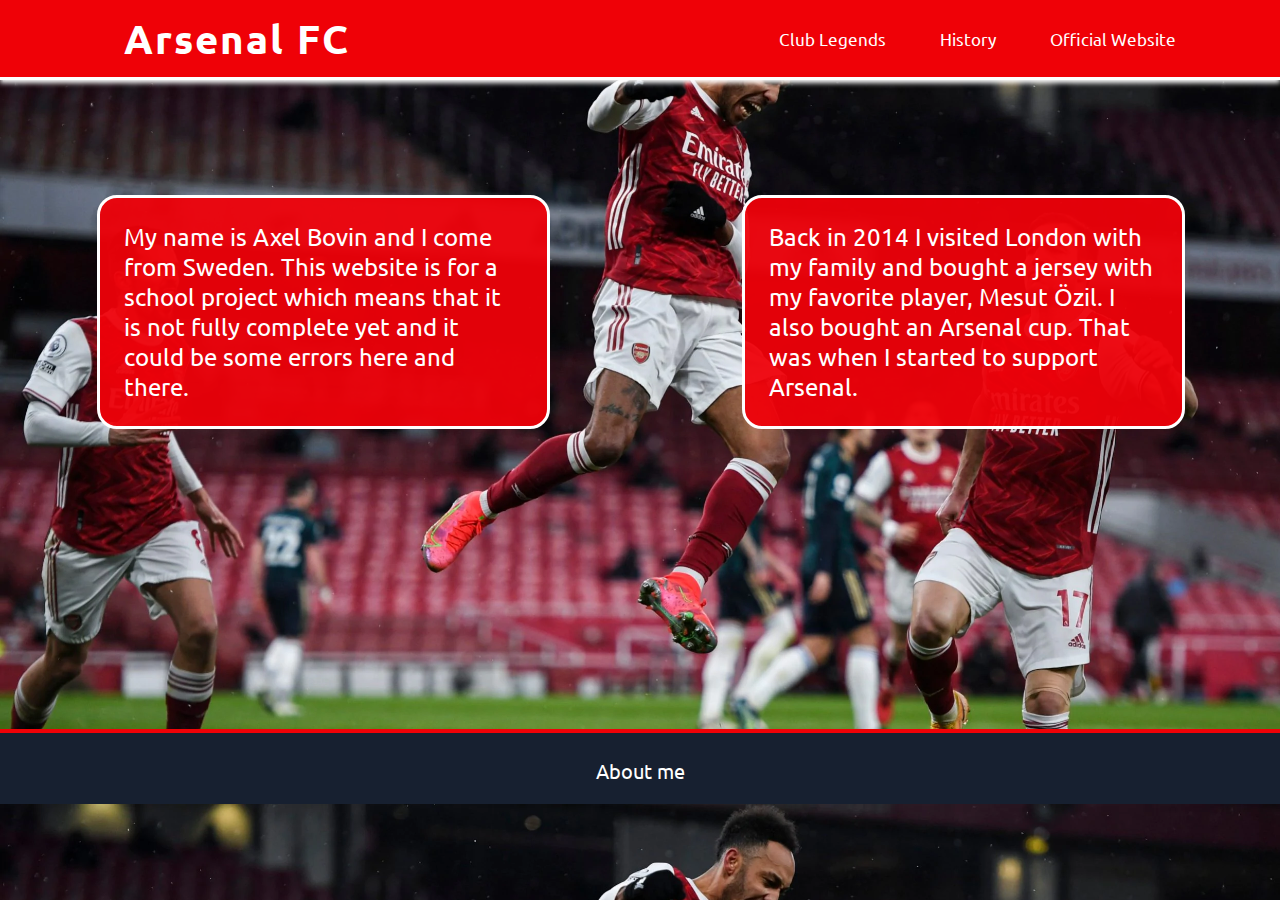
<file: about/about.html>
<!DOCTYPE html>
<html lang="en">
  <head>
    <meta charset="UTF-8" />
    <meta http-equiv="X-UA-Compatible" content="IE=edge" />
    <meta name="viewport" content="width=device-width, initial-scale=1.0" />

    <title>Arsenal FC - Fanpage</title>

    <link rel="stylesheet" href="styles/style4.css" />
    <link rel="stylesheet" href="styles/reset4.css" />
    <link rel="preconnect" href="https://fonts.gstatic.com" />
    <link
      href="https://fonts.googleapis.com/css2?family=Ubuntu:wght@300;400;500;700&display=swap"
      rel="stylesheet"
    />
    <link rel="icon" href="/styles/pictures/arsenal-fc-logo.png" />
  </head>
  <body>
    <nav class="nav1">
      <div class="logo"><a href="/index.html">Arsenal FC</a></div>
      <ul class="menu">
        <li><a href="/club_legends/legends.html">Club Legends</a></li>
        <li><a href="/history/history.html">History</a></li>
        <li>
          <a href="https://www.arsenal.com/" target="_blank"
            >Official Website</a
          >
        </li>
        <li></li>
      </ul>
    </nav>
    <section>
      <div class="card">
        <p>
          My name is Axel Bovin and I come from Sweden. This website is for a
          school project which means that it is not fully complete yet and it
          could be some errors here and there.
        </p>
      </div>
      <div class="card">
        <p>
          Back in 2014 I visited London with my family and bought a jersey with
          my favorite player, Mesut Özil. I also bought an Arsenal cup. That was
          when I started to support Arsenal.
        </p>
      </div>
    </section>
    <nav class="nav2">
      <div class="foot">
        <a href="/about/about.html">About me</a>
      </div>
    </nav>
  </body>
</html>
</file>
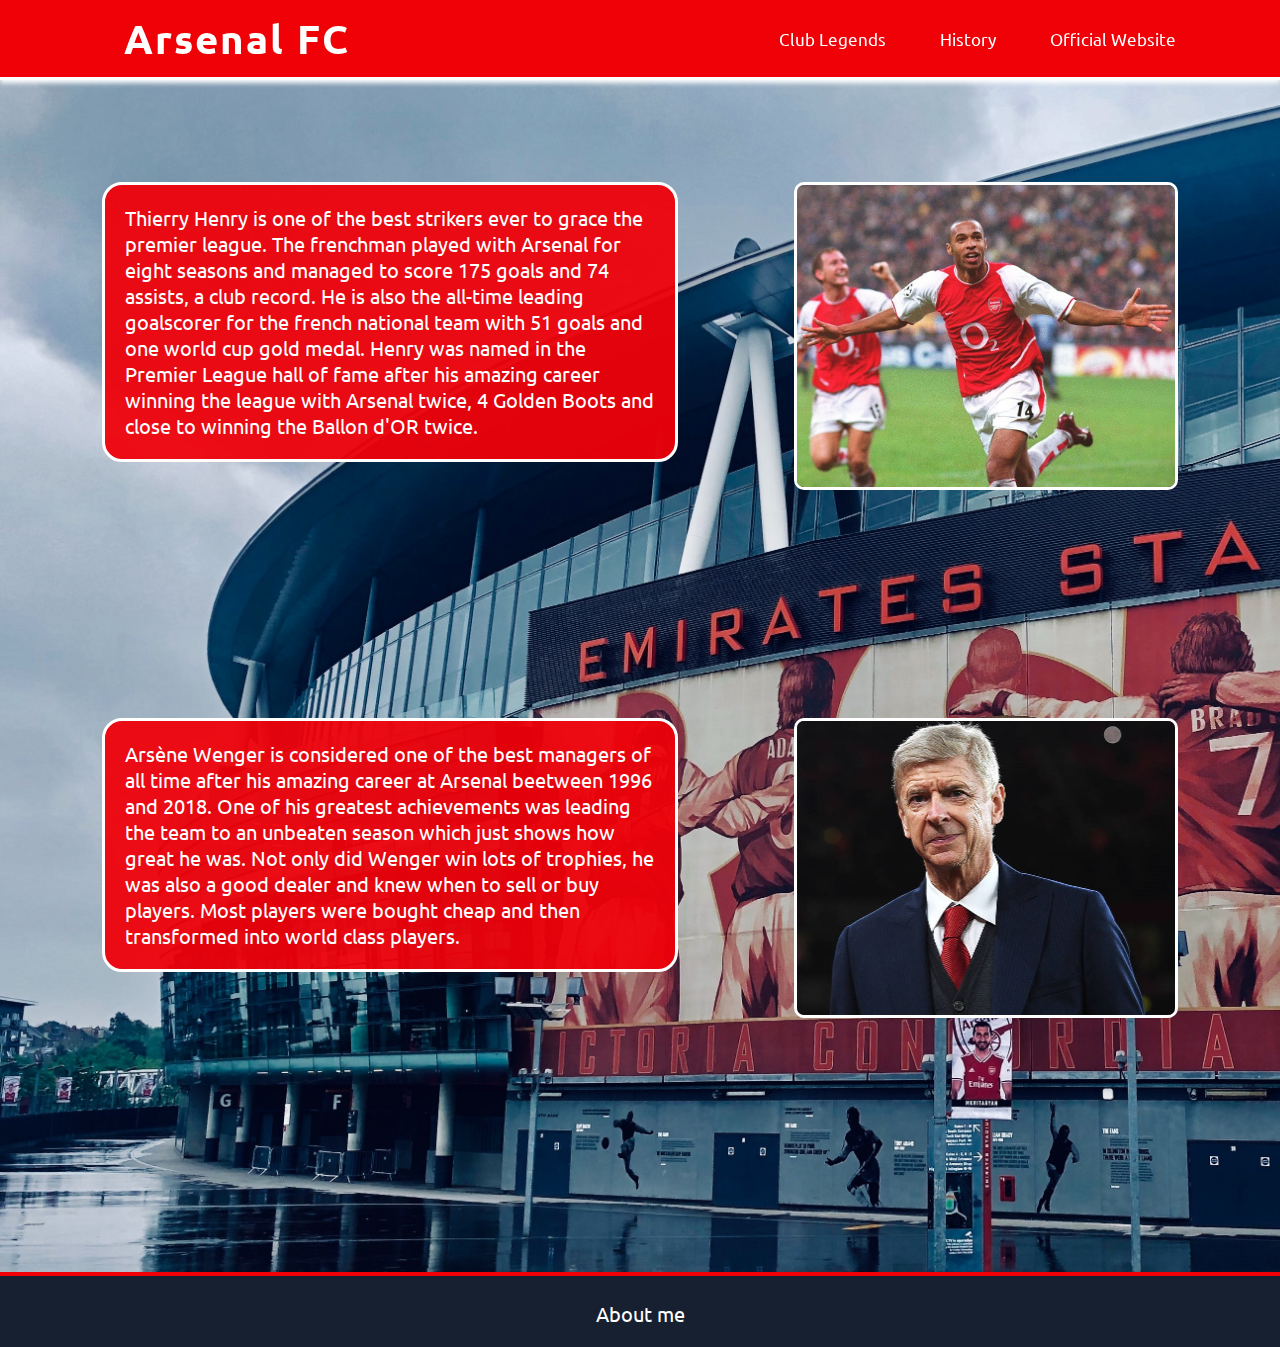
<file: club_legends/legends.html>
<!DOCTYPE html>
<html lang="en">
  <head>
    <meta charset="UTF-8" />
    <meta http-equiv="X-UA-Compatible" content="IE=edge" />
    <meta name="viewport" content="width=device-width, initial-scale=1.0" />

    <title>Arsenal FC - Fanpage</title>

    <link rel="stylesheet" href="style/style2.css" />
    <link rel="stylesheet" href="style/reset2.css" />
    <link rel="preconnect" href="https://fonts.gstatic.com" />
    <link
      href="https://fonts.googleapis.com/css2?family=Ubuntu:wght@300;400;500;700&display=swap"
      rel="stylesheet"
    />
    <link rel="icon" href="/club_legends/pictures/arsenal-fc-logo.png" />
  </head>
  <body>
    <nav class="nav1">
      <div class="logo"><a href="/index.html">Arsenal FC</a></div>
      <ul class="menu">
        <li><a href="club_legends/legends.html">Club Legends</a></li>
        <li><a href="/history/history.html">History</a></li>
        <li>
          <a href="https://www.arsenal.com/" target="_blank"
            >Official Website</a
          >
        </li>
        <li></li>
      </ul>
    </nav>
    <section>
      <img class="henry" src="/club_legends/pictures/henry (2).jpg" alt="henry" width="30%" />
      <div class="card">
        <p>
          Thierry Henry is one of the best strikers ever to grace the premier
          league. The frenchman played with Arsenal for eight seasons and
          managed to score 175 goals and 74 assists, a club record. He is also
          the all-time leading goalscorer for the french national team with 51
          goals and one world cup gold medal. Henry was named in the Premier
          League hall of fame after his amazing career winning the league with
          Arsenal twice, 4 Golden Boots and close to winning the Ballon d'OR
          twice.
        </p>
      </div>
      <nav class="wengerinho">
      <img class="wenger" src="/club_legends/pictures/wenger.jpg" alt="wenger" width="30%" />
      <div class="card2">
        <p>
          Arsène Wenger is considered one of the best managers of all time after
          his amazing career at Arsenal beetween 1996 and 2018. One of his
          greatest achievements was leading the team to an unbeaten season which
          just shows how great he was. Not only did Wenger win lots of trophies,
          he was also a good dealer and knew when to sell or buy players. Most
          players were bought cheap and then transformed into world class
          players.
        </p>
      </nav>
      </div>
    </section>
    <nav class="nav2">
      <div class="foot">
        <a href="/about/about.html">About me</a>
      </div>
    </nav>
  </body>
</html>
</file>
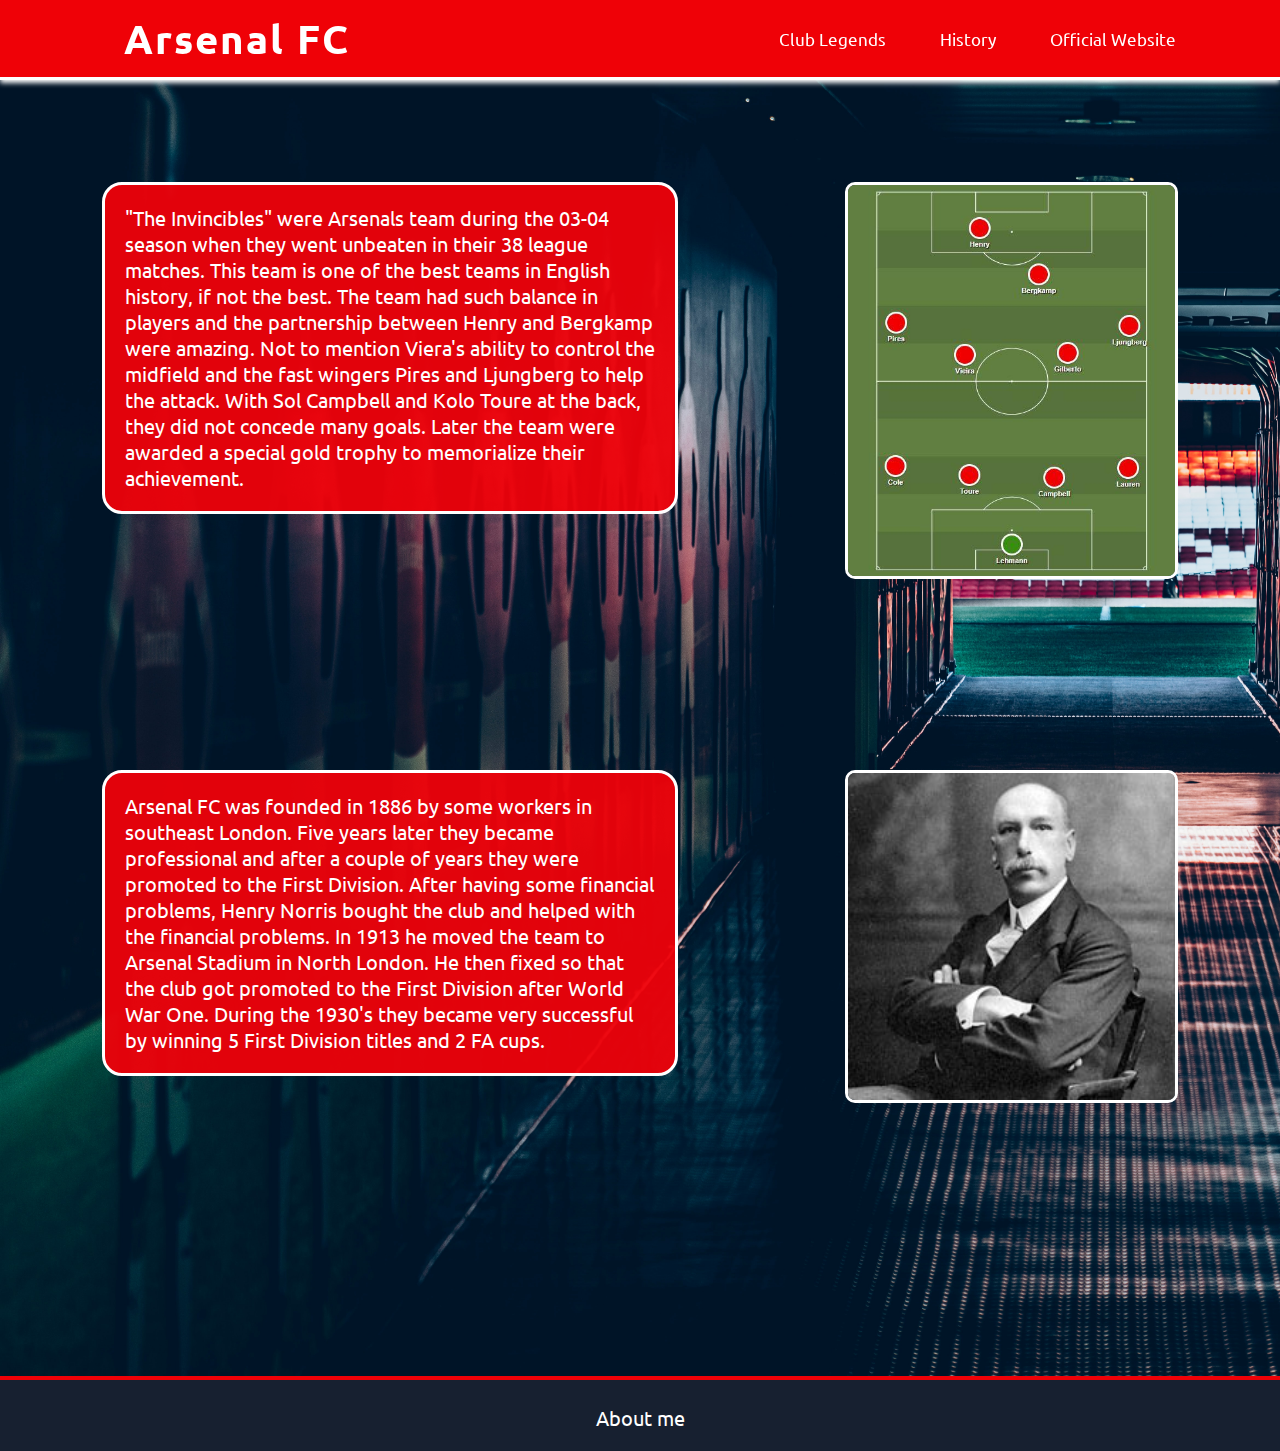
<file: history/history.html>
<!DOCTYPE html>
<html lang="en">
  <head>
    <meta charset="UTF-8" />
    <meta http-equiv="X-UA-Compatible" content="IE=edge" />
    <meta name="viewport" content="width=device-width, initial-scale=1.0" />

    <title>Arsenal FC - Fanpage</title>

    <link rel="stylesheet" href="style/style3.css" />
    <link rel="stylesheet" href="style/reset3.css" />
    <link rel="preconnect" href="https://fonts.gstatic.com" />
    <link
      href="https://fonts.googleapis.com/css2?family=Ubuntu:wght@300;400;500;700&display=swap"
      rel="stylesheet"
    />
    <link rel="icon" href="/styles/pictures/arsenal-fc-logo.png" />
  </head>
  <body>
    <nav class="nav1">
      <div class="logo"><a href="/index.html">Arsenal FC</a></div>
      <ul class="menu">
        <li><a href="/club_legends/legends.html">Club Legends</a></li>
        <li><a href="/history/history.html">History</a></li>
        <li>
          <a href="https://www.arsenal.com/" target="_blank"
            >Official Website</a
          >
        </li>
        <li></li>
      </ul>
    </nav>
    <section>
      <img class="henry" src="pictures/lineup.jpg" alt="henry" width="26%" />
      <div class="card">
        <p>
          "The Invincibles" were Arsenals team during the 03-04 season when
          they went unbeaten in their 38 league matches. This team is one
          of the best teams in English history, if not the best. The team 
          had such balance in players and the partnership between Henry 
          and Bergkamp were amazing. Not to mention Viera's ability to 
          control the midfield and the fast wingers Pires and Ljungberg to 
          help the attack. With Sol Campbell and Kolo Toure at the back, 
          they did not concede many goals. Later the team were awarded a 
          special gold trophy to memorialize their achievement. 
        </p>
      </div>
      <nav class="wengerinho">
      <img class="wenger" src="pictures/sir-henry-norris1.jpg" alt="wenger" width="26%" />
      <div class="card2">
        <p>
          Arsenal FC was founded in 1886 by some workers in southeast London.
          Five years later they became professional and after a couple of years 
          they were promoted to the First Division. After having some financial
          problems, Henry Norris bought the club and helped with the financial
          problems. In 1913 he moved the team to Arsenal Stadium in North London. 
          He then fixed so that the club got promoted to the First Division after 
          World War One. During the 1930's they became very successful by winning 5
           First Division titles and 2 FA cups.
        </p>
      </nav>
      </div>
    </section>
    <nav class="nav2">
      <div class="foot">
        <a href="/about/about.html">About me</a>
      </div>
    </nav>
  </body>
</html>
</file>
<file: about/styles/style4.css>
body {
  background-image: url(auba-jump.jpg);
  background-size: 100%;
  background-size: cover;
  max-width: 100%;
}

.logo {
  margin-left: 9.7%;
  font-size: 40px;
  font-weight: bolder;
  color: white;
  letter-spacing: 2px;
}

.nav1 {
  display: flex;
  justify-content: space-between;
  align-items: center;
  height: 80px;
  background-color: rgb(239, 1, 7);
  box-shadow: 0 1px 1px rgb(239, 1, 7);
  border-bottom: solid white;
  border-width: 3px;
  box-shadow: 0px 3px 5px white;
  position: sticky;
  top: 0;
  margin: auto;
}

.menu {
  color: white;
  font-size: 17px;
  display: block;
}

.menu li {
  list-style-type: none;
  margin-right: 50px;
  display: inline-block;
}

a:link {
  color: white;
}

section {
  margin-top: 9%;
  display: grid;
  grid-template-columns: repeat(2, auto);
  grid-gap: -1em;
  color: white;
}

.card {
  display: flex;
  padding: 1em;
  margin-left: 15%;
  margin-right: 15%;
  border-style: solid;
  border-radius: 20px;
  border-width: 3px;
  border-color: white;
  background-color: rgba(239, 1, 9, 0.945);
  font-size: 24px;
}

.nav2 {
  display: flex;
  background-color: #172030;
  border-top: solid rgb(239, 1, 7);
  margin-top: 300px;
  height: 75px;
  border-width: 4px;
  color: #ffffff81;
  text-align: center;
  justify-content: space-evenly;
  padding: 25px;
}

.foot {
  font-size: 20px;
}

.nav1 a:visited {
  color: rgb(255, 255, 255);
}

.nav2 a:visited {
  color: #9c8f8f;
}

a:link {
  text-decoration: none;
}

.nav1 a:hover {
  color: #242424;
}

.nav2 a:hover {
  color: white;
}

* {
  font-family: "Ubuntu", sans-serif;
}
</file>
<file: club_legends/style/style2.css>
body {
  background-image: url(/club_legends/pictures/emirates3.jpg);
  background-size: 100%;
  background-size: cover;
  max-width: 100%;
}

.logo {
  margin-left: 9.7%;
  font-size: 40px;
  font-weight: bolder;
  color: white;
  letter-spacing: 2px;
}

.nav1 {
  display: flex;
  justify-content: space-between;
  align-items: center;
  height: 80px;
  background-color: rgb(239, 1, 7);
  box-shadow: 0 1px 1px rgb(239, 1, 7);
  border-bottom: solid white;
  border-width: 3px;
  box-shadow: 0px 3px 5px white;
  position: sticky;
  top: 0;
}

.menu {
  color: white;
  font-size: 17px;
  display: block;
}

.menu li {
  margin-right: 50px;
  list-style-type: none;
  display: inline-block;
}

a:link {
  color: white;
}

section {
  margin-top: 8%;
  color: white;
}

.henry {
  border-style: solid;
  border-radius: 10px;
  border-width: 3px;
  border-color: white;
  float: right;
  margin-right: 8%;
}

.wenger {
  border-style: solid;
  border-radius: 10px;
  border-width: 3px;
  border-color: white;
  float: right;
  margin-right: 8%;
}

.card {
  display: flex;
  padding: 1em;
  margin-left: 8%;
  margin-right: 4em;
  border-style: solid;
  border-radius: 20px;
  border-width: 3px;
  border-color: white;
  background-color: rgba(239, 1, 9, 0.945);
  font-size: 20px;
  max-width: 45%;
}

.card2 {
  display: flex;
  padding: 1em;
  margin-left: 8%;
  margin-right: 0%;
  margin-top: 150px;
  border-style: solid;
  border-radius: 20px;
  border-width: 3px;
  border-color: white;
  background-color: rgba(239, 1, 9, 0.945);
  font-size: 20px;
  max-width: 45%;
}

.wengerinho {
  margin-top: 20%;
}

.nav2 {
  display: flex;
  background-color: #172030;
  border-top: solid rgb(239, 1, 7);
  margin-top: 300px;
  height: 75px;
  border-width: 4px;
  color: #ffffff81;
  text-align: center;
  justify-content: space-evenly;
  padding: 25px;
}

.foot {
  font-size: 20px;
}

.nav1 a:visited {
  color: white;
}

.nav2 a:visited {
  color: #9c8f8f;
}

a:link {
  text-decoration: none;
}

.nav1 a:hover {
  color: #242424;
}

.nav2 a:hover {
  color: white;
}

* {
  font-family: "Ubuntu", sans-serif;
}
</file>
<file: history/style/style3.css>
body {
  background-image: url(/history/pictures/nelson-ndongala-cDUEytUiwoE-unsplash.jpg);
  background-size: 100%;
  background-size: cover;
  max-width: 100%;
}

.logo {
  margin-left: 9.7%;
  font-size: 40px;
  font-weight: bolder;
  color: white;
  letter-spacing: 2px;
}

.nav1 {
  display: flex;
  justify-content: space-between;
  align-items: center;
  height: 80px;
  background-color: rgb(239, 1, 7);
  box-shadow: 0 1px 1px rgb(239, 1, 7);
  border-bottom: solid white;
  border-width: 3px;
  box-shadow: 0px 3px 5px white;
  position: sticky;
  top: 0;
}

.menu {
  color: white;
  font-size: 17px;
  display: block;
}

.menu li {
  margin-right: 50px;
  list-style-type: none;
  display: inline-block;
}

a:link {
  color: white;
}

section {
  margin-top: 8%;
  color: white;
}

.henry {
  border-style: solid;
  border-radius: 10px;
  border-width: 3px;
  border-color: white;
  float: right;
  margin-right: 8%;
}

.wenger {
  border-style: solid;
  border-radius: 10px;
  border-width: 3px;
  border-color: white;
  float: right;
  margin-right: 8%;
}

.card {
  display: flex;
  padding: 1em;
  margin-left: 8%;
  margin-right: 4em;
  border-style: solid;
  border-radius: 20px;
  border-width: 3px;
  border-color: white;
  background-color: rgba(239, 1, 9, 0.945);
  font-size: 20px;
  max-width: 45%;
}

.card2 {
  display: flex;
  padding: 1em;
  margin-left: 8%;
  margin-right: 0%;
  margin-top: 150px;
  border-style: solid;
  border-radius: 20px;
  border-width: 3px;
  border-color: white;
  background-color: rgba(239, 1, 9, 0.945);
  font-size: 20px;
  max-width: 45%;
}

.wengerinho {
  margin-top: 20%;
}

.nav2 {
  display: flex;
  background-color: #172030;
  border-top: solid rgb(239, 1, 7);
  margin-top: 300px;
  height: 75px;
  border-width: 4px;
  color: #ffffff81;
  text-align: center;
  justify-content: space-evenly;
  padding: 25px;
}

.foot {
  font-size: 20px;
}

.nav1 a:visited {
  color: white;
}

.nav2 a:visited {
  color: #9c8f8f;
}

a:link {
  text-decoration: none;
}

.nav1 a:hover {
  color: #242424;
}

.nav2 a:hover {
  color: white;
}

* {
  font-family: "Ubuntu", sans-serif;
}
</file>
<file: about/styles/reset4.css>
* {
  box-sizing: border-box;
  margin: 0px;
}
</file>
<file: club_legends/style/reset2.css>
* {
  box-sizing: border-box;
  margin: 0px;
}
</file>
<file: history/style/reset3.css>
* {
  box-sizing: border-box;
  margin: 0px;
}
</file>
